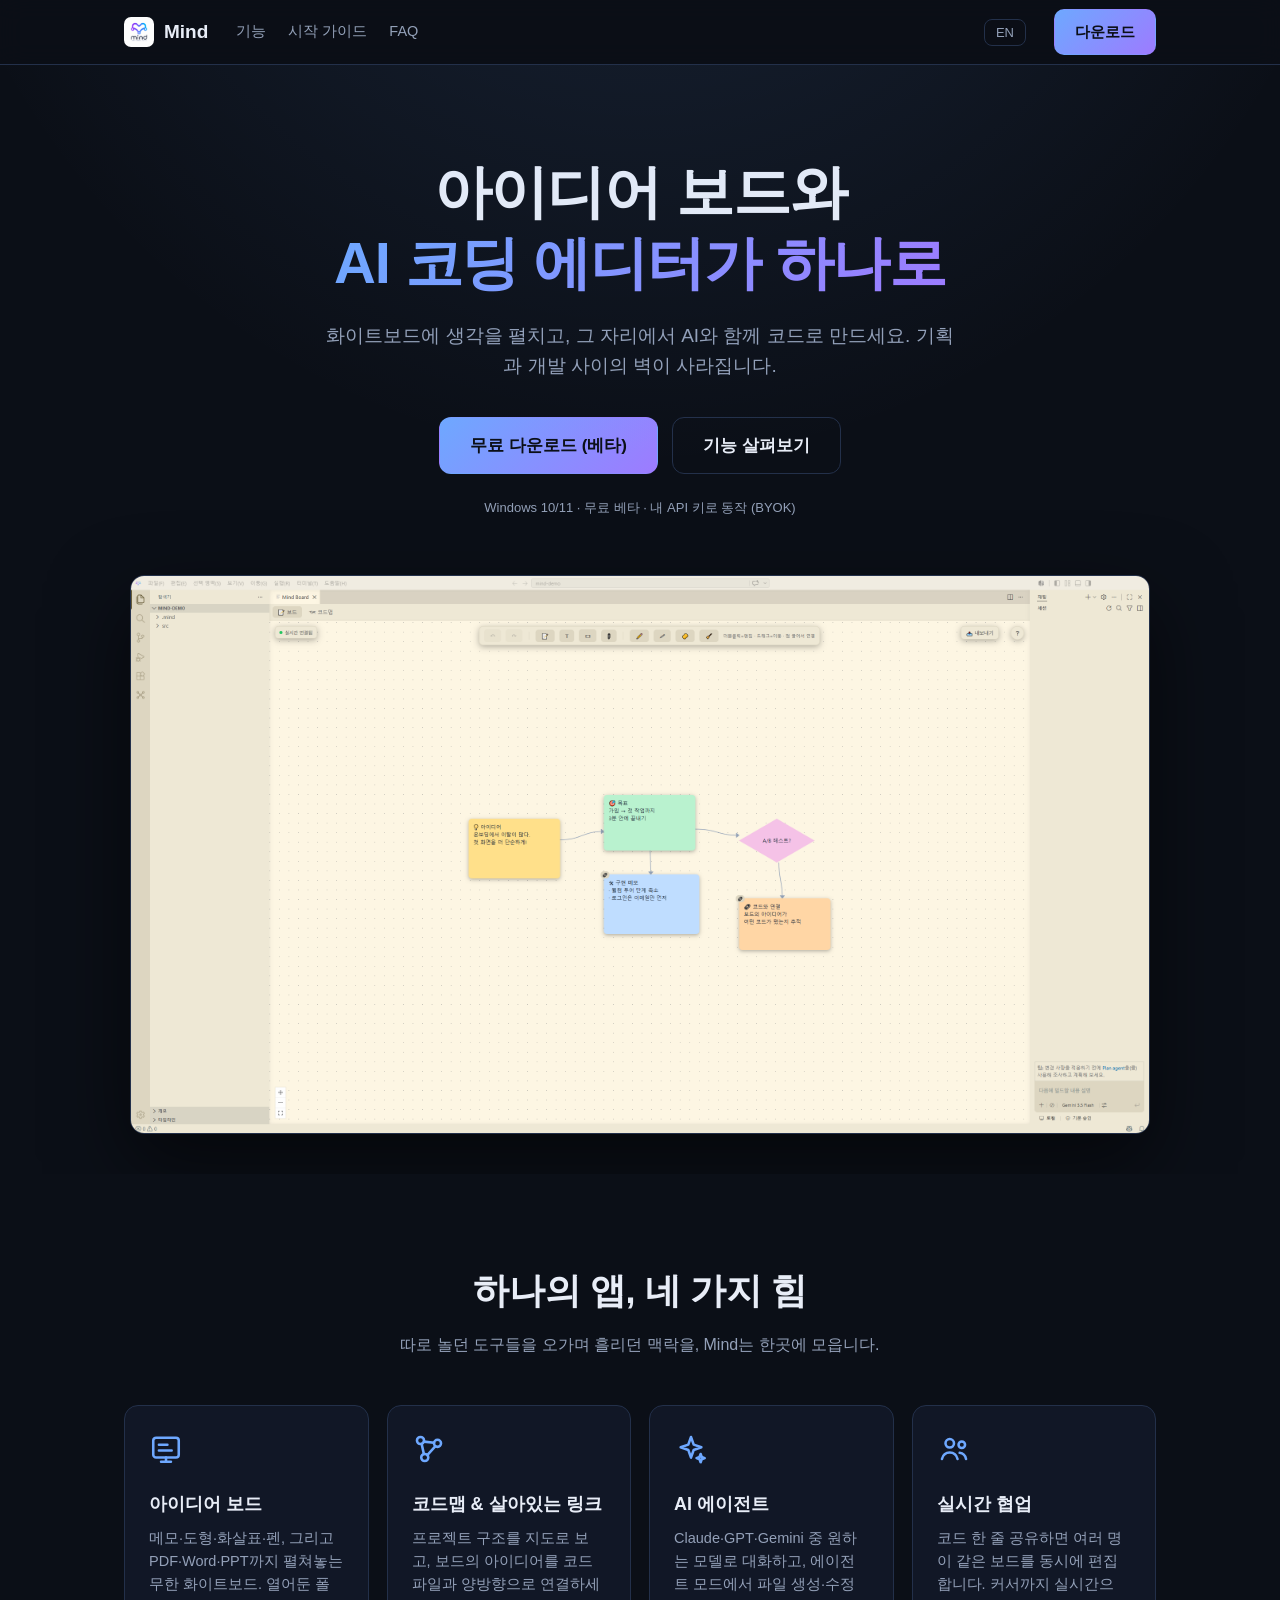
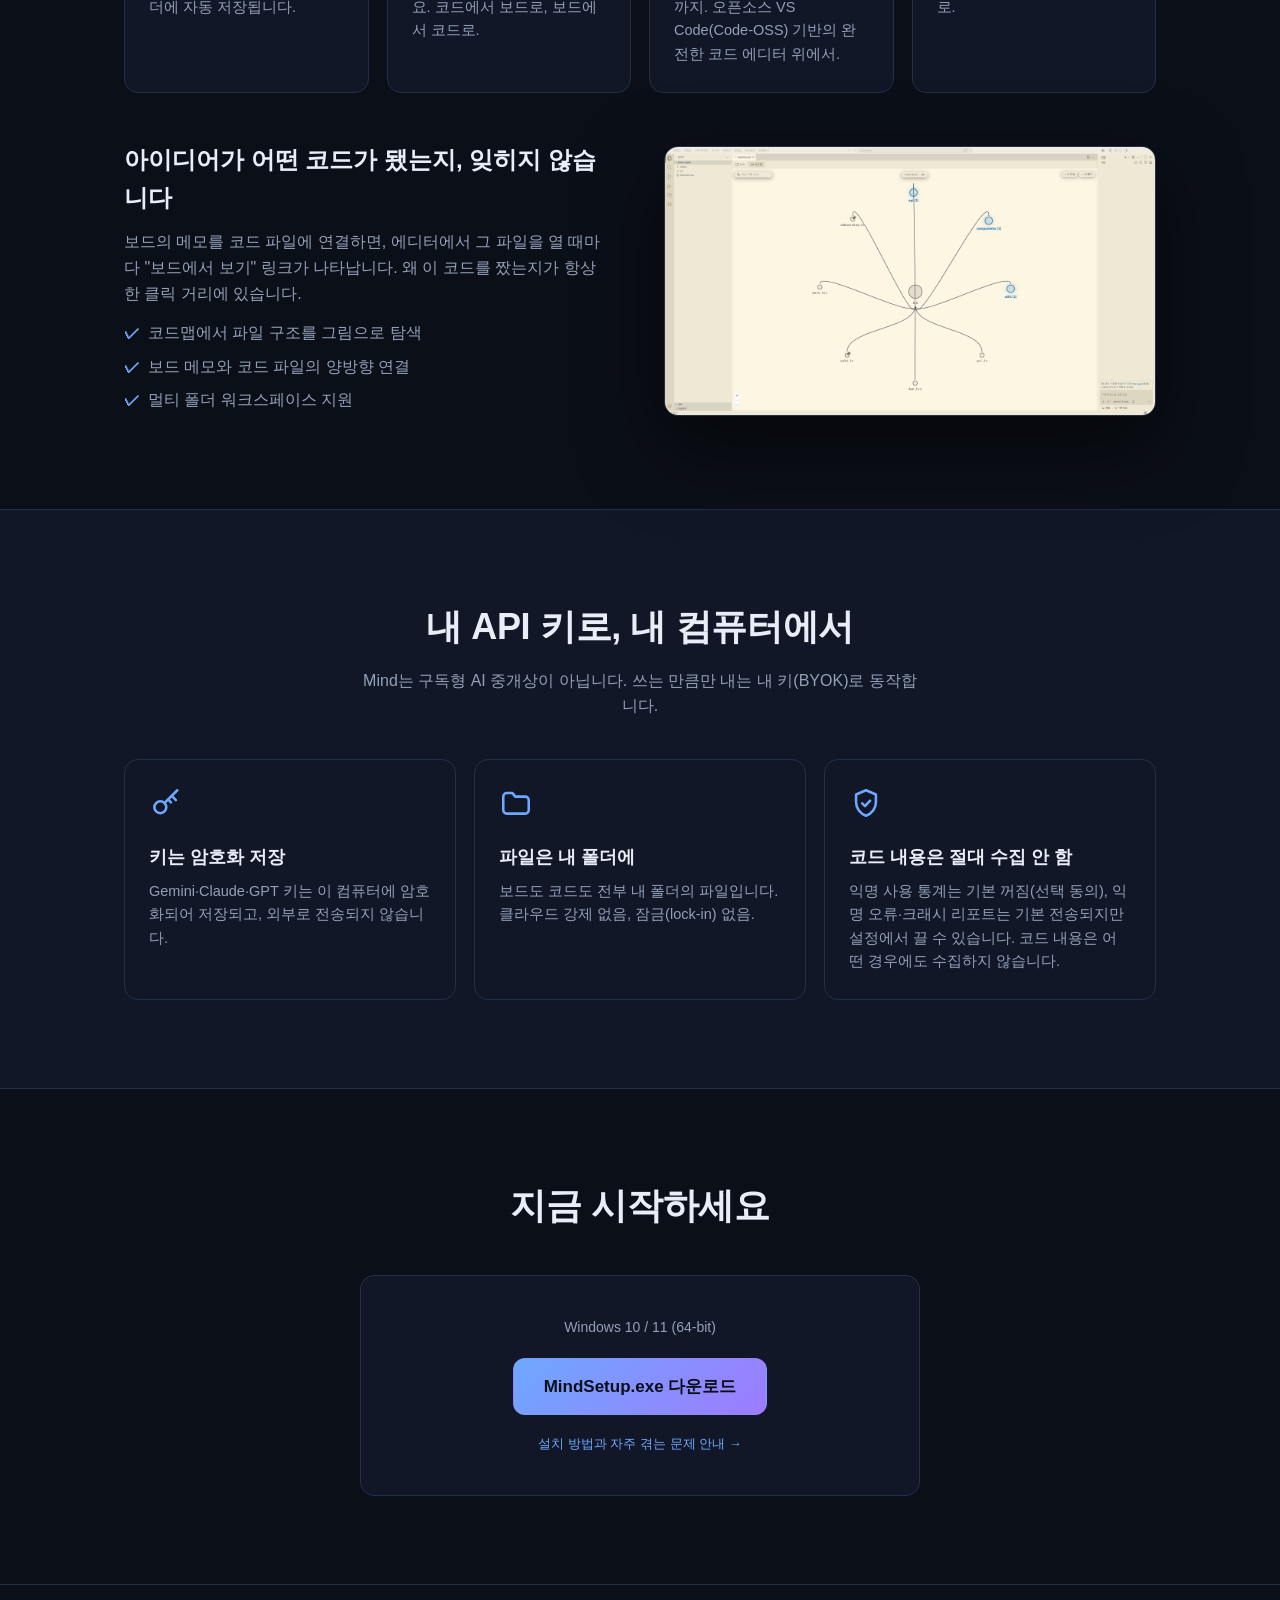
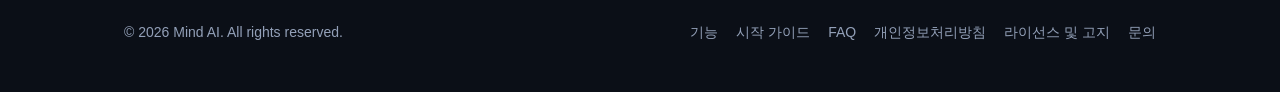
<file: index.html>
<!doctype html>
<html lang="ko">
<head>
  <meta charset="utf-8" />
  <meta name="viewport" content="width=device-width, initial-scale=1.0" />
  <title>Mind — 아이디어 보드와 AI 코딩 에디터가 하나로</title>
  <meta name="description" content="화이트보드에 아이디어를 펼치고, 그 자리에서 AI와 함께 코드로 만드세요. 보드·코드맵·AI 에이전트가 하나의 앱에." />
  <link rel="icon" href="assets/logo.png" />
  <link rel="stylesheet" href="style.css" />
</head>
<body>

<nav>
  <div class="container nav-inner">
    <a class="brand" href="index.html"><img src="assets/logo.png" alt="Mind" /><span>Mind</span></a>
    <div class="nav-links">
      <a href="features.html" data-i18n="nav.features">기능</a>
      <a href="guide.html" data-i18n="nav.guide">시작 가이드</a>
      <a href="faq.html">FAQ</a>
    </div>
    <div class="nav-spacer"></div>
    <button class="lang-btn" id="langBtn" onclick="toggleLang()">EN</button>
    <a class="btn btn-primary" href="download.html" data-i18n="nav.download">다운로드</a>
  </div>
</nav>

<header class="hero">
  <div class="container">
    <h1><span data-i18n="hero.line1">아이디어 보드와</span><br /><span class="grad" data-i18n="hero.line2">AI 코딩 에디터가 하나로</span></h1>
    <p class="sub" data-i18n="hero.sub">화이트보드에 생각을 펼치고, 그 자리에서 AI와 함께 코드로 만드세요.
기획과 개발 사이의 벽이 사라집니다.</p>
    <div class="cta">
      <a class="btn btn-primary btn-lg" href="download.html" data-i18n="hero.cta">무료 다운로드 (베타)</a>
      <a class="btn btn-ghost btn-lg" href="features.html" data-i18n="hero.more">기능 살펴보기</a>
      <div class="note" data-i18n="hero.note">Windows 10/11 · 무료 베타 · 내 API 키로 동작 (BYOK)</div>
    </div>
    <div class="shot-frame"><img src="assets/screenshot-board.png" alt="Mind 보드 화면" /></div>
  </div>
</header>

<section id="features">
  <div class="container">
    <h2 class="section-title" data-i18n="ft.title">하나의 앱, 네 가지 힘</h2>
    <p class="section-sub" data-i18n="ft.sub">따로 놀던 도구들을 오가며 흘리던 맥락을, Mind는 한곳에 모읍니다.</p>
    <div class="features">
      <div class="card">
        <svg class="icon-svg" viewBox="0 0 24 24"><rect x="3" y="4" width="18" height="14" rx="2"/><path d="M7 9h6M7 13h9M12 18v3M8.5 21h7"/></svg>
        <h3 data-i18n="ft.board.t">아이디어 보드</h3>
        <p data-i18n="ft.board.d">메모·도형·화살표·펜, 그리고 PDF·Word·PPT까지 펼쳐놓는 무한 화이트보드. 열어둔 폴더에 자동 저장됩니다.</p>
      </div>
      <div class="card">
        <svg class="icon-svg" viewBox="0 0 24 24"><circle cx="6" cy="6" r="2.5"/><circle cx="18" cy="8" r="2.5"/><circle cx="9" cy="18" r="2.5"/><path d="M8.4 6.8l7.2.8M6.8 8.4l1.6 7.2M16.4 10.1l-5.6 6.2"/></svg>
        <h3 data-i18n="ft.map.t">코드맵 &amp; 살아있는 링크</h3>
        <p data-i18n="ft.map.d">프로젝트 구조를 지도로 보고, 보드의 아이디어를 코드 파일과 양방향으로 연결하세요. 코드에서 보드로, 보드에서 코드로.</p>
      </div>
      <div class="card">
        <svg class="icon-svg" viewBox="0 0 24 24"><path d="M12 3.5l1.9 5.4 5.4 1.9-5.4 1.9-1.9 5.4-1.9-5.4-5.4-1.9 5.4-1.9z"/><path d="M18.8 15.5l.8 2.1 2.1.8-2.1.8-.8 2.1-.8-2.1-2.1-.8 2.1-.8z"/></svg>
        <h3 data-i18n="ft.ai.t">AI 에이전트</h3>
        <p data-i18n="ft.ai.d">Claude·GPT·Gemini 중 원하는 모델로 대화하고, 에이전트 모드에서 파일 생성·수정까지. 오픈소스 VS Code(Code-OSS) 기반의 완전한 코드 에디터 위에서.</p>
      </div>
      <div class="card">
        <svg class="icon-svg" viewBox="0 0 24 24"><circle cx="9" cy="8" r="3"/><path d="M3.5 19c.7-3 2.9-4.6 5.5-4.6s4.8 1.6 5.5 4.6"/><circle cx="17.5" cy="9" r="2.3"/><path d="M16 14.7c2.2.3 3.9 1.7 4.5 4.3"/></svg>
        <h3 data-i18n="ft.collab.t">실시간 협업</h3>
        <p data-i18n="ft.collab.d">코드 한 줄 공유하면 여러 명이 같은 보드를 동시에 편집합니다. 커서까지 실시간으로.</p>
      </div>
    </div>

    <div class="split">
      <div>
        <h3 data-i18n="map.t">아이디어가 어떤 코드가 됐는지, 잊히지 않습니다</h3>
        <p data-i18n="map.d">보드의 메모를 코드 파일에 연결하면, 에디터에서 그 파일을 열 때마다 "보드에서 보기" 링크가 나타납니다. 왜 이 코드를 짰는지가 항상 한 클릭 거리에 있습니다.</p>
        <ul>
          <li data-i18n="map.l1">코드맵에서 파일 구조를 그림으로 탐색</li>
          <li data-i18n="map.l2">보드 메모와 코드 파일의 양방향 연결</li>
          <li data-i18n="map.l3">멀티 폴더 워크스페이스 지원</li>
        </ul>
      </div>
      <div class="shot-frame"><img src="assets/screenshot-codemap.png" alt="Mind 코드맵 화면" /></div>
    </div>
  </div>
</section>

<section class="byok" id="byok">
  <div class="container">
    <h2 class="section-title" data-i18n="byok.title">내 API 키로, 내 컴퓨터에서</h2>
    <p class="section-sub" data-i18n="byok.sub">Mind는 구독형 AI 중개상이 아닙니다. 쓰는 만큼만 내는 내 키(BYOK)로 동작합니다.</p>
    <div class="byok-grid">
      <div class="card">
        <svg class="icon-svg" viewBox="0 0 24 24"><circle cx="8" cy="15" r="4.2"/><path d="M11.2 11.8L20 3M16 7l3 3M13.5 9.5l2 2"/></svg>
        <h3 data-i18n="byok.k.t">키는 암호화 저장</h3><p data-i18n="byok.k.d">Gemini·Claude·GPT 키는 이 컴퓨터에 암호화되어 저장되고, 외부로 전송되지 않습니다.</p>
      </div>
      <div class="card">
        <svg class="icon-svg" viewBox="0 0 24 24"><path d="M3 7.5A2.5 2.5 0 0 1 5.5 5h4l2 2.5h7A2.5 2.5 0 0 1 21 10v7a2.5 2.5 0 0 1-2.5 2.5h-13A2.5 2.5 0 0 1 3 17z"/></svg>
        <h3 data-i18n="byok.f.t">파일은 내 폴더에</h3><p data-i18n="byok.f.d">보드도 코드도 전부 내 폴더의 파일입니다. 클라우드 강제 없음, 잠금(lock-in) 없음.</p>
      </div>
      <div class="card">
        <svg class="icon-svg" viewBox="0 0 24 24"><path d="M12 3l7 3v5.5c0 4.3-2.9 8-7 9.5-4.1-1.5-7-5.2-7-9.5V6z"/><path d="M9.3 12.2l2 2 3.6-3.8"/></svg>
        <h3 data-i18n="byok.p.t">코드 내용은 절대 수집 안 함</h3><p data-i18n="byok.p.d">익명 사용 통계는 기본 꺼짐(선택 동의), 익명 오류·크래시 리포트는 기본 전송되지만 설정에서 끌 수 있습니다. 코드 내용은 어떤 경우에도 수집하지 않습니다.</p>
      </div>
    </div>
  </div>
</section>

<section id="download">
  <div class="container" style="text-align:center">
    <h2 class="section-title" data-i18n="dl.title">지금 시작하세요</h2>
    <div class="dl-box">
      <div class="os">Windows 10 / 11 (64-bit)</div>
      <a class="btn btn-primary btn-lg" href="https://github.com/kehddus0303/mind-releases/releases/latest/download/MindSetup.exe" data-i18n="dl.btn">MindSetup.exe 다운로드</a>
      <p class="dl-note"><a href="download.html" style="color:var(--accent)" data-i18n="dl.help">설치 방법과 자주 겪는 문제 안내 →</a></p>
    </div>
  </div>
</section>

<footer>
  <div class="container foot-inner">
    <span>© 2026 Mind AI. All rights reserved.</span>
    <div class="foot-links">
      <a href="features.html" data-i18n="nav.features">기능</a>
      <a href="guide.html" data-i18n="nav.guide">시작 가이드</a>
      <a href="faq.html">FAQ</a>
      <a href="privacy.html" data-i18n="foot.privacy">개인정보처리방침</a>
      <a href="notices.html" data-i18n="foot.notices">라이선스 및 고지</a>
      <a href="mailto:kehddus0303@gmail.com" data-i18n="foot.contact">문의</a>
    </div>
  </div>
</footer>

<script>
const I18N = {
  en: {
    "nav.features": "Features", "nav.guide": "Get Started", "nav.download": "Download",
    "hero.line1": "An idea board and", "hero.line2": "an AI code editor, in one",
    "hero.sub": "Spread your thinking on a whiteboard, then turn it into code with AI — in the same app. The wall between planning and building disappears.",
    "hero.cta": "Free Download (Beta)", "hero.more": "See features",
    "hero.note": "Windows 10/11 · Free beta · Runs on your own API keys (BYOK)",
    "ft.title": "One app, four superpowers",
    "ft.sub": "The context you used to lose between separate tools — Mind keeps it in one place.",
    "ft.board.t": "Idea board", "ft.board.d": "An infinite whiteboard for notes, shapes, arrows, pen — and PDF, Word, PPT. Auto-saved into the folder you have open.",
    "ft.map.t": "Code map & living links", "ft.map.d": "See your project as a map and link board ideas to code files, both ways. From code to board, board to code.",
    "ft.ai.t": "AI agent", "ft.ai.d": "Chat with Claude, GPT, or Gemini and let agent mode create and edit files — on top of a full open-source VS Code (Code-OSS) editor.",
    "ft.collab.t": "Realtime collaboration", "ft.collab.d": "Share one code and edit the same board together, cursors and all.",
    "map.t": "Never forget which code an idea became",
    "map.d": "Link a board note to a code file, and every time you open that file the editor shows a \"View on board\" link. The why behind your code stays one click away.",
    "map.l1": "Explore your file structure as a diagram",
    "map.l2": "Two-way links between notes and files",
    "map.l3": "Multi-folder workspace support",
    "byok.title": "Your keys, your computer",
    "byok.sub": "Mind isn't an AI subscription middleman. It runs on your own pay-as-you-go keys.",
    "byok.k.t": "Keys stored encrypted", "byok.k.d": "Your Gemini, Claude, and GPT keys are encrypted on this computer and never sent anywhere else.",
    "byok.f.t": "Files stay in your folder", "byok.f.d": "Boards and code are plain files in your folder. No forced cloud, no lock-in.",
    "byok.p.t": "Your code is never collected", "byok.p.d": "Anonymous usage stats are opt-in; anonymous error & crash reports are on by default but can be turned off in settings. Your code contents are never collected.",
    "dl.title": "Get started now",
    "dl.btn": "Download MindSetup.exe",
    "dl.help": "Installation guide and troubleshooting →",
    "foot.privacy": "Privacy Policy", "foot.notices": "Licenses & Notices", "foot.contact": "Contact"
  }
};
const KO = {};
document.querySelectorAll("[data-i18n]").forEach((el) => { KO[el.dataset.i18n] = el.textContent; });
let lang = localStorage.getItem("mind-site-lang") || "ko";
function applyLang() {
  document.querySelectorAll("[data-i18n]").forEach((el) => {
    const v = lang === "en" ? I18N.en[el.dataset.i18n] : KO[el.dataset.i18n];
    if (v) el.textContent = v;
  });
  document.documentElement.lang = lang;
  document.getElementById("langBtn").textContent = lang === "en" ? "한국어" : "EN";
  localStorage.setItem("mind-site-lang", lang);
}
function toggleLang() { lang = lang === "ko" ? "en" : "ko"; applyLang(); }
if (lang === "en") applyLang();
</script>
</body>
</html>
</file>
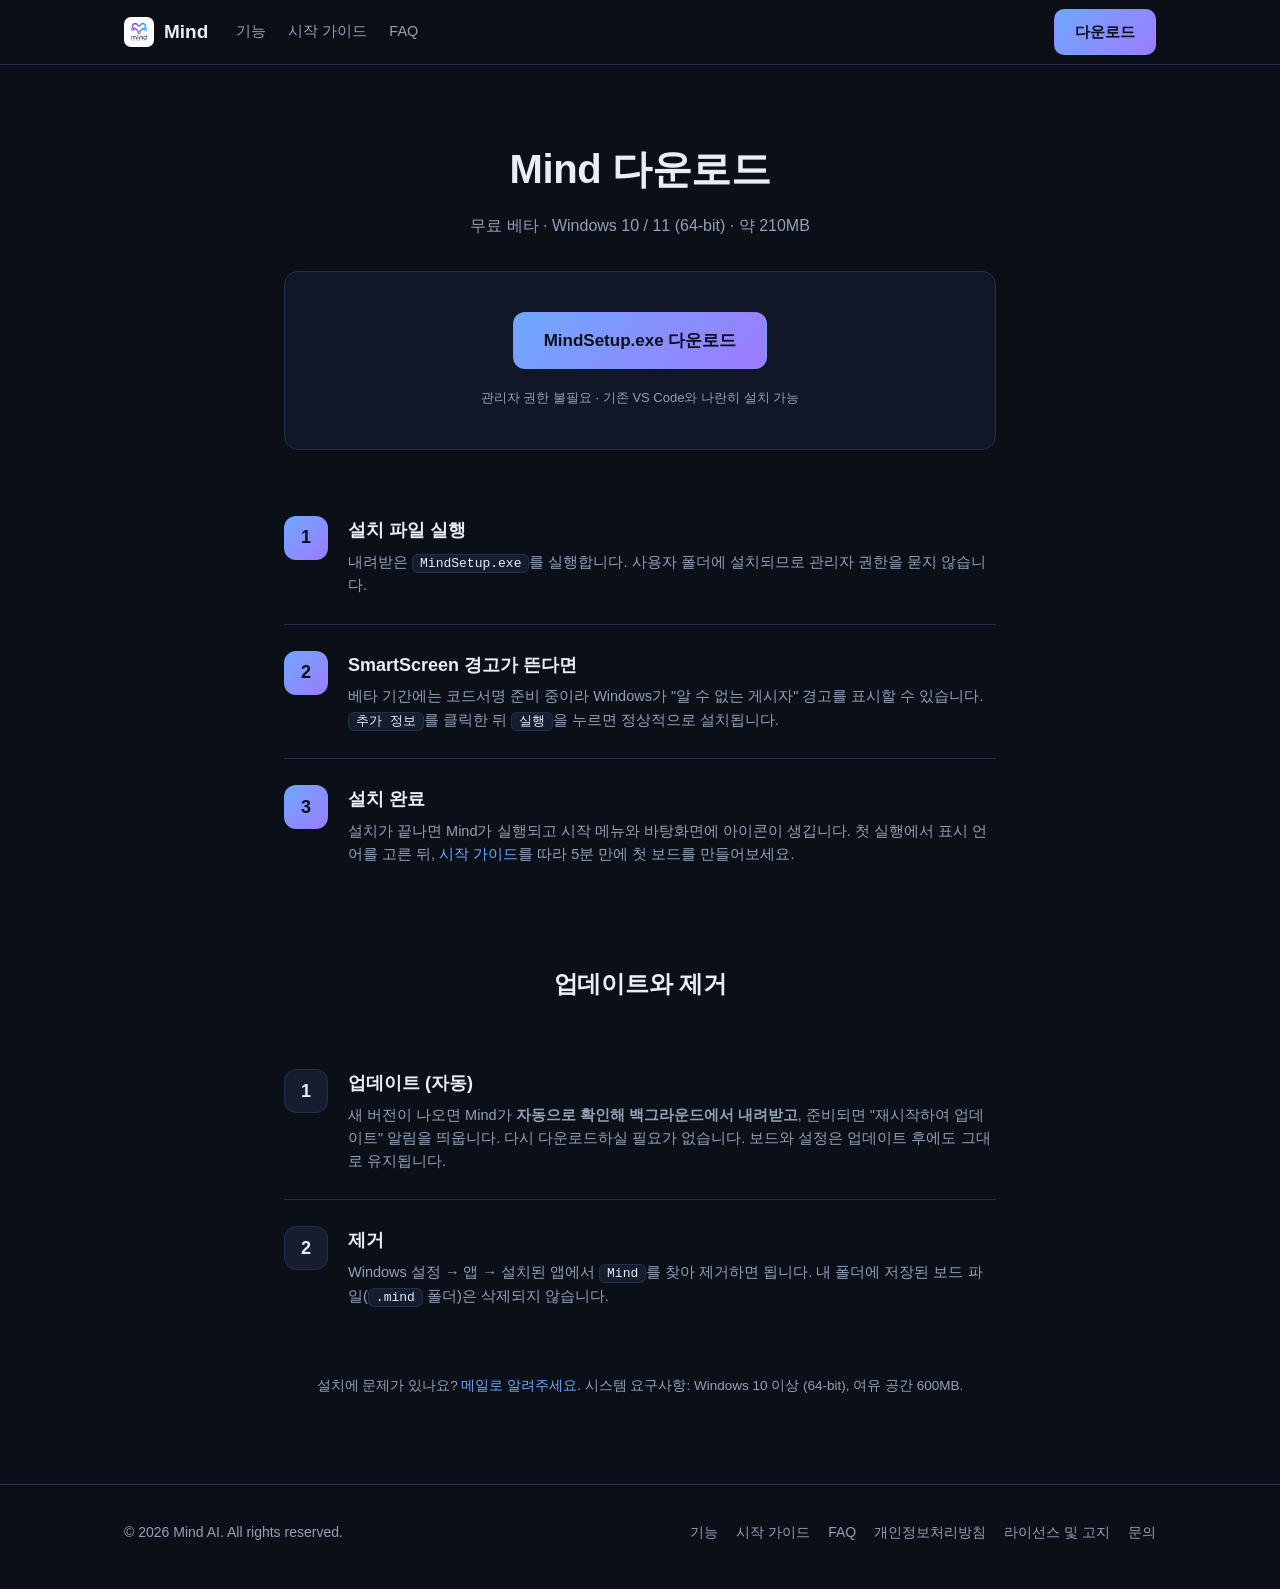
<file: download.html>
<!doctype html>
<html lang="ko">
<head>
  <meta charset="utf-8" />
  <meta name="viewport" content="width=device-width, initial-scale=1.0" />
  <title>다운로드 — Mind</title>
  <link rel="icon" href="assets/logo.png" />
  <link rel="stylesheet" href="style.css" />
</head>
<body>

<nav>
  <div class="container nav-inner">
    <a class="brand" href="index.html"><img src="assets/logo.png" alt="Mind" /><span>Mind</span></a>
    <div class="nav-links">
      <a href="features.html">기능</a>
      <a href="guide.html">시작 가이드</a>
      <a href="faq.html">FAQ</a>
    </div>
    <div class="nav-spacer"></div>
    <a class="btn btn-primary" href="download.html">다운로드</a>
  </div>
</nav>

<header class="page-hero">
  <div class="container">
    <h1>Mind 다운로드</h1>
    <p>무료 베타 · Windows 10 / 11 (64-bit) · 약 210MB</p>
  </div>
</header>

<div class="container" style="max-width: 760px; padding-bottom: 88px">

  <div class="dl-box" style="margin-top: 12px; max-width: none; text-align: center">
    <a class="btn btn-primary btn-lg" href="https://github.com/kehddus0303/mind-releases/releases/latest/download/MindSetup.exe">MindSetup.exe 다운로드</a>
    <p class="dl-note">관리자 권한 불필요 · 기존 VS Code와 나란히 설치 가능</p>
  </div>

  <div class="steps">
    <div class="step">
      <div class="num"></div>
      <div>
        <h3>설치 파일 실행</h3>
        <p>내려받은 <code>MindSetup.exe</code>를 실행합니다. 사용자 폴더에 설치되므로
        관리자 권한을 묻지 않습니다.</p>
      </div>
    </div>
    <div class="step">
      <div class="num"></div>
      <div>
        <h3>SmartScreen 경고가 뜬다면</h3>
        <p>베타 기간에는 코드서명 준비 중이라 Windows가 "알 수 없는 게시자" 경고를 표시할 수 있습니다.
        <code>추가 정보</code>를 클릭한 뒤 <code>실행</code>을 누르면 정상적으로 설치됩니다.</p>
      </div>
    </div>
    <div class="step">
      <div class="num"></div>
      <div>
        <h3>설치 완료</h3>
        <p>설치가 끝나면 Mind가 실행되고 시작 메뉴와 바탕화면에 아이콘이 생깁니다.
        첫 실행에서 표시 언어를 고른 뒤, <a href="guide.html" style="color:var(--accent)">시작 가이드</a>를 따라
        5분 만에 첫 보드를 만들어보세요.</p>
      </div>
    </div>
  </div>

  <h2 class="section-title" style="margin-top: 72px; font-size: 24px">업데이트와 제거</h2>
  <div class="steps">
    <div class="step">
      <div class="num" style="background: var(--panel); color: var(--text); border: 1px solid var(--line)"></div>
      <div>
        <h3>업데이트 (자동)</h3>
        <p>새 버전이 나오면 Mind가 <b>자동으로 확인해 백그라운드에서 내려받고</b>,
        준비되면 "재시작하여 업데이트" 알림을 띄웁니다. 다시 다운로드하실 필요가 없습니다.
        보드와 설정은 업데이트 후에도 그대로 유지됩니다.</p>
      </div>
    </div>
    <div class="step">
      <div class="num" style="background: var(--panel); color: var(--text); border: 1px solid var(--line)"></div>
      <div>
        <h3>제거</h3>
        <p>Windows 설정 → 앱 → 설치된 앱에서 <code>Mind</code>를 찾아 제거하면 됩니다.
        내 폴더에 저장된 보드 파일(<code>.mind</code> 폴더)은 삭제되지 않습니다.</p>
      </div>
    </div>
  </div>

  <p style="color: var(--muted); font-size: 13.5px; margin-top: 40px; text-align: center">
    설치에 문제가 있나요? <a href="mailto:kehddus0303@gmail.com" style="color:var(--accent)">메일로 알려주세요</a>.
    시스템 요구사항: Windows 10 이상 (64-bit), 여유 공간 600MB.
  </p>
</div>

<footer>
  <div class="container foot-inner">
    <span>© 2026 Mind AI. All rights reserved.</span>
    <div class="foot-links">
      <a href="features.html">기능</a>
      <a href="guide.html">시작 가이드</a>
      <a href="faq.html">FAQ</a>
      <a href="privacy.html">개인정보처리방침</a>
      <a href="notices.html">라이선스 및 고지</a>
      <a href="mailto:kehddus0303@gmail.com">문의</a>
    </div>
  </div>
</footer>
</body>
</html>
</file>
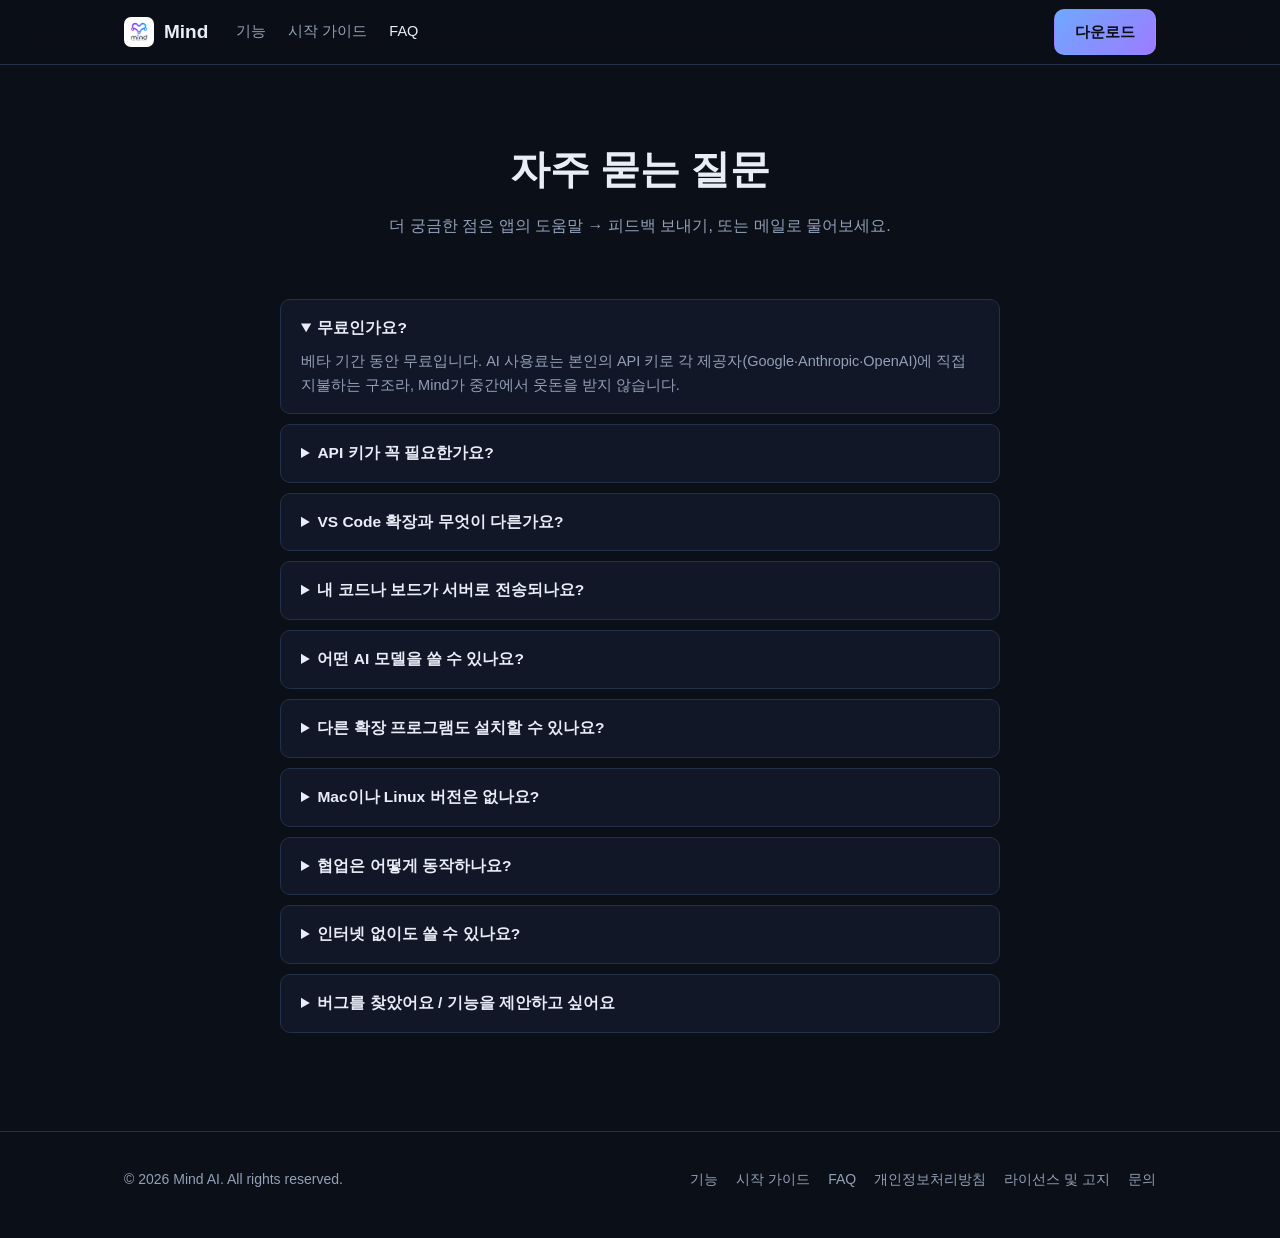
<file: faq.html>
<!doctype html>
<html lang="ko">
<head>
  <meta charset="utf-8" />
  <meta name="viewport" content="width=device-width, initial-scale=1.0" />
  <title>FAQ — Mind</title>
  <link rel="icon" href="assets/logo.png" />
  <link rel="stylesheet" href="style.css" />
</head>
<body>

<nav>
  <div class="container nav-inner">
    <a class="brand" href="index.html"><img src="assets/logo.png" alt="Mind" /><span>Mind</span></a>
    <div class="nav-links">
      <a href="features.html">기능</a>
      <a href="guide.html">시작 가이드</a>
      <a href="faq.html" style="color:var(--text)">FAQ</a>
    </div>
    <div class="nav-spacer"></div>
    <a class="btn btn-primary" href="download.html">다운로드</a>
  </div>
</nav>

<header class="page-hero">
  <div class="container">
    <h1>자주 묻는 질문</h1>
    <p>더 궁금한 점은 앱의 도움말 → 피드백 보내기, 또는 메일로 물어보세요.</p>
  </div>
</header>

<div class="container" style="padding-bottom: 88px">
  <div class="faq">

    <details open>
      <summary>무료인가요?</summary>
      <p>베타 기간 동안 무료입니다. AI 사용료는 본인의 API 키로 각 제공자(Google·Anthropic·OpenAI)에
      직접 지불하는 구조라, Mind가 중간에서 웃돈을 받지 않습니다.</p>
    </details>

    <details>
      <summary>API 키가 꼭 필요한가요?</summary>
      <p>AI 기능(채팅·에이전트)에만 필요합니다. 보드·코드맵·에디터·협업은 키 없이 전부 사용할 수 있습니다.
      Google AI Studio에서 Gemini 키를 무료로 시작할 수 있어요.</p>
    </details>

    <details>
      <summary>VS Code 확장과 무엇이 다른가요?</summary>
      <p>Mind는 확장이 아니라 VS Code 오픈소스를 기반으로 만든 독립 앱입니다. 보드가 첫 화면이고,
      아이디어와 코드의 연결이 제품의 중심입니다. 기존 VS Code와 나란히 설치해도 서로 간섭하지 않습니다.</p>
    </details>

    <details>
      <summary>내 코드나 보드가 서버로 전송되나요?</summary>
      <p>아니요. 파일은 내 컴퓨터에만 있습니다. AI에게 보내는 내용은 내 키로 해당 AI 제공자에게 직접
      전송되고, 실시간 협업을 켠 보드만 동기화 서버를 경유합니다. 익명 사용 통계는 동의한 경우에만(opt-in)
      수집되고, 익명 오류·크래시 리포트는 기본으로 전송되지만 설정에서 끌 수 있습니다. 코드 내용은 어떤 경우에도 수집하지 않습니다. 자세한 내용은
      <a href="privacy.html" style="color:var(--accent)">개인정보처리방침</a>을 참고하세요.</p>
    </details>

    <details>
      <summary>어떤 AI 모델을 쓸 수 있나요?</summary>
      <p>Anthropic Claude, OpenAI GPT, Google Gemini 계열 6개 모델을 지원하며, 채팅 하단의
      모델 선택기에서 언제든 전환할 수 있습니다. 키를 등록한 모델만 활성화됩니다.</p>
    </details>

    <details>
      <summary>다른 확장 프로그램도 설치할 수 있나요?</summary>
      <p>네. 오픈 마켓플레이스(Open VSX)가 연결되어 있어 테마, 언어팩, 각종 개발 도구 확장을
      확장 탭에서 검색해 설치할 수 있습니다.</p>
    </details>

    <details>
      <summary>Mac이나 Linux 버전은 없나요?</summary>
      <p>현재 베타는 Windows 10/11(64-bit)만 지원합니다. Mac·Linux는 수요를 보며 검토 중입니다 —
      원하신다면 앱의 피드백 기능으로 알려주세요. 우선순위를 정하는 데 큰 도움이 됩니다.</p>
    </details>

    <details>
      <summary>협업은 어떻게 동작하나요?</summary>
      <p>보드 좌상단 상태 칩에서 공유 코드를 복사해 전달하면, 상대가 자기 Mind에서 그 코드로 참여합니다.
      변경 사항은 충돌 없이 실시간 병합되고(CRDT 방식), 연결이 끊겨도 각자 작업한 뒤 다시 만나면 합쳐집니다.</p>
    </details>

    <details>
      <summary>인터넷 없이도 쓸 수 있나요?</summary>
      <p>보드·코드맵·에디터는 완전히 오프라인으로 동작합니다. AI 기능과 실시간 협업, 확장 설치만
      인터넷이 필요합니다.</p>
    </details>

    <details>
      <summary>버그를 찾았어요 / 기능을 제안하고 싶어요</summary>
      <p>앱 메뉴의 도움말 → 피드백 보내기가 가장 빠릅니다. 분류를 고르고 내용을 적으면 바로 전달됩니다.
      답변이 필요하면 이메일을 남겨주세요. 메일(<a href="mailto:kehddus0303@gmail.com" style="color:var(--accent)">kehddus0303@gmail.com</a>)도 열려 있습니다.</p>
    </details>

  </div>
</div>

<footer>
  <div class="container foot-inner">
    <span>© 2026 Mind AI. All rights reserved.</span>
    <div class="foot-links">
      <a href="features.html">기능</a>
      <a href="guide.html">시작 가이드</a>
      <a href="faq.html">FAQ</a>
      <a href="privacy.html">개인정보처리방침</a>
      <a href="notices.html">라이선스 및 고지</a>
      <a href="mailto:kehddus0303@gmail.com">문의</a>
    </div>
  </div>
</footer>
</body>
</html>
</file>
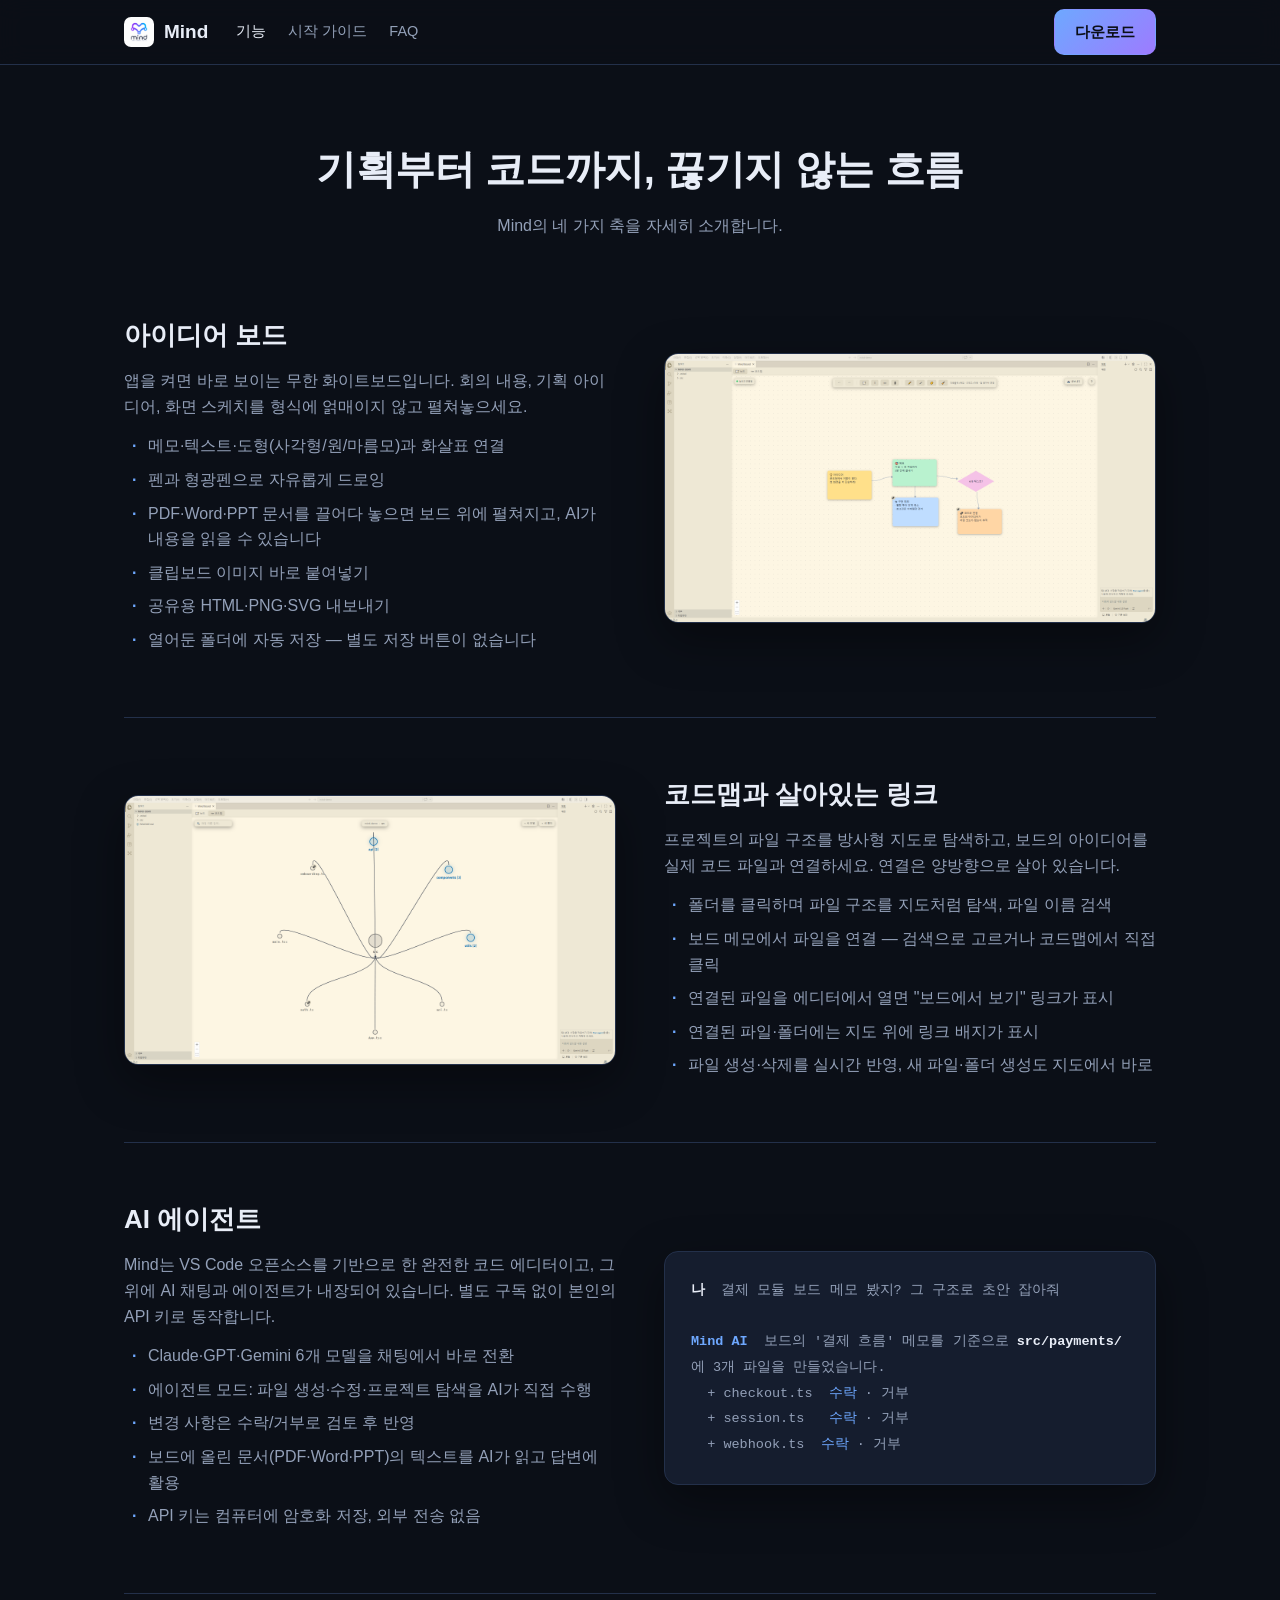
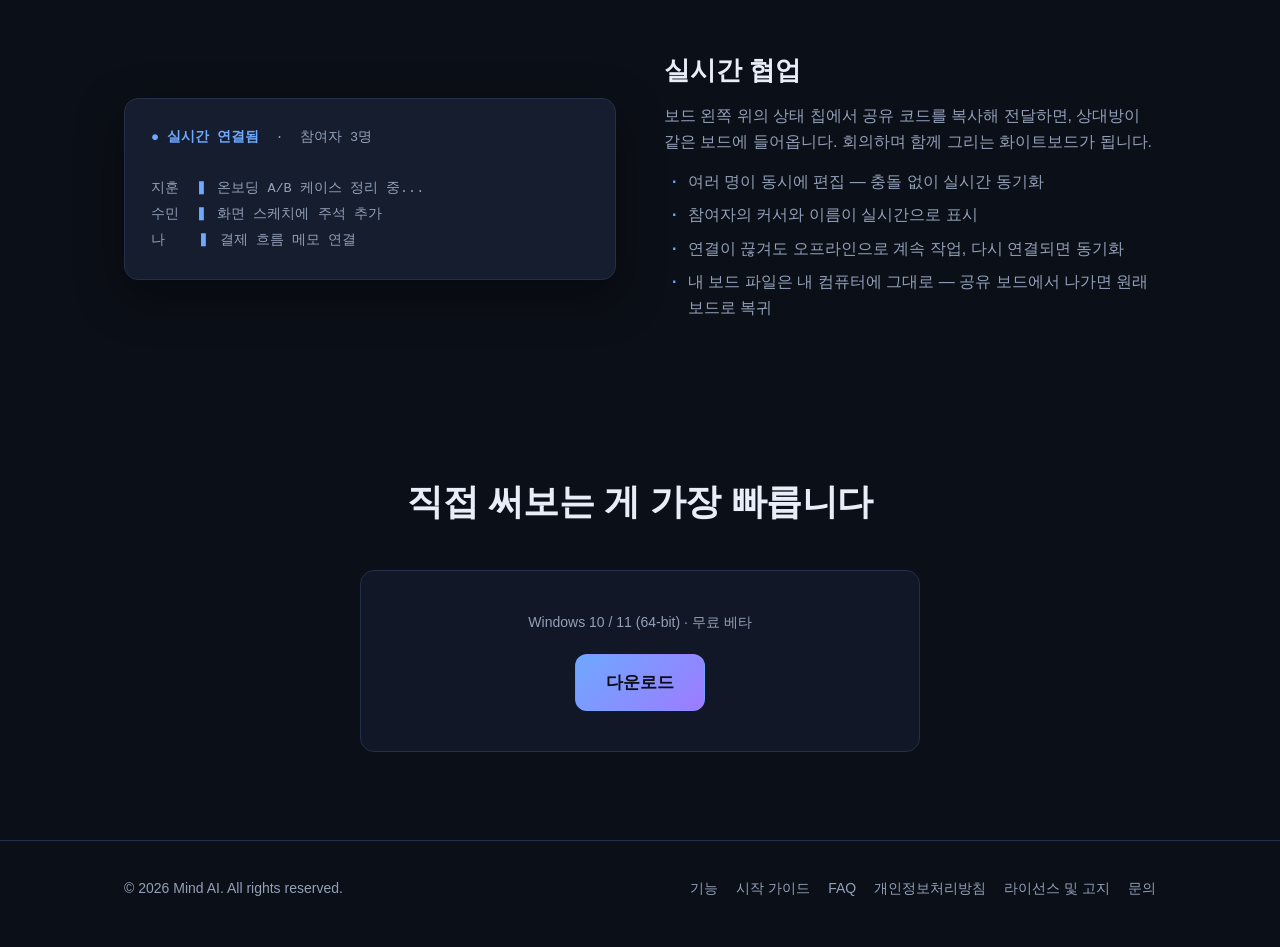
<file: features.html>
<!doctype html>
<html lang="ko">
<head>
  <meta charset="utf-8" />
  <meta name="viewport" content="width=device-width, initial-scale=1.0" />
  <title>기능 — Mind</title>
  <meta name="description" content="아이디어 보드, 코드맵과 살아있는 링크, AI 에이전트, 실시간 협업 — Mind의 기능을 자세히 살펴보세요." />
  <link rel="icon" href="assets/logo.png" />
  <link rel="stylesheet" href="style.css" />
</head>
<body>

<nav>
  <div class="container nav-inner">
    <a class="brand" href="index.html"><img src="assets/logo.png" alt="Mind" /><span>Mind</span></a>
    <div class="nav-links">
      <a href="features.html" style="color:var(--text)">기능</a>
      <a href="guide.html">시작 가이드</a>
      <a href="faq.html">FAQ</a>
    </div>
    <div class="nav-spacer"></div>
    <a class="btn btn-primary" href="download.html">다운로드</a>
  </div>
</nav>

<header class="page-hero">
  <div class="container">
    <h1>기획부터 코드까지, 끊기지 않는 흐름</h1>
    <p>Mind의 네 가지 축을 자세히 소개합니다.</p>
  </div>
</header>

<div class="container">

  <div class="detail">
    <div>
      <h2>아이디어 보드</h2>
      <p>앱을 켜면 바로 보이는 무한 화이트보드입니다. 회의 내용, 기획 아이디어, 화면 스케치를
      형식에 얽매이지 않고 펼쳐놓으세요.</p>
      <ul>
        <li>메모·텍스트·도형(사각형/원/마름모)과 화살표 연결</li>
        <li>펜과 형광펜으로 자유롭게 드로잉</li>
        <li>PDF·Word·PPT 문서를 끌어다 놓으면 보드 위에 펼쳐지고, AI가 내용을 읽을 수 있습니다</li>
        <li>클립보드 이미지 바로 붙여넣기</li>
        <li>공유용 HTML·PNG·SVG 내보내기</li>
        <li>열어둔 폴더에 자동 저장 — 별도 저장 버튼이 없습니다</li>
      </ul>
    </div>
    <div class="media"><img src="assets/screenshot-board.png" alt="아이디어 보드" /></div>
  </div>

  <div class="detail flip">
    <div>
      <h2>코드맵과 살아있는 링크</h2>
      <p>프로젝트의 파일 구조를 방사형 지도로 탐색하고, 보드의 아이디어를 실제 코드 파일과
      연결하세요. 연결은 양방향으로 살아 있습니다.</p>
      <ul>
        <li>폴더를 클릭하며 파일 구조를 지도처럼 탐색, 파일 이름 검색</li>
        <li>보드 메모에서 파일을 연결 — 검색으로 고르거나 코드맵에서 직접 클릭</li>
        <li>연결된 파일을 에디터에서 열면 "보드에서 보기" 링크가 표시</li>
        <li>연결된 파일·폴더에는 지도 위에 링크 배지가 표시</li>
        <li>파일 생성·삭제를 실시간 반영, 새 파일·폴더 생성도 지도에서 바로</li>
      </ul>
    </div>
    <div class="media"><img src="assets/screenshot-codemap.png" alt="코드맵" /></div>
  </div>

  <div class="detail">
    <div>
      <h2>AI 에이전트</h2>
      <p>Mind는 VS Code 오픈소스를 기반으로 한 완전한 코드 에디터이고, 그 위에 AI 채팅과
      에이전트가 내장되어 있습니다. 별도 구독 없이 본인의 API 키로 동작합니다.</p>
      <ul>
        <li>Claude·GPT·Gemini 6개 모델을 채팅에서 바로 전환</li>
        <li>에이전트 모드: 파일 생성·수정·프로젝트 탐색을 AI가 직접 수행</li>
        <li>변경 사항은 수락/거부로 검토 후 반영</li>
        <li>보드에 올린 문서(PDF·Word·PPT)의 텍스트를 AI가 읽고 답변에 활용</li>
        <li>API 키는 컴퓨터에 암호화 저장, 외부 전송 없음</li>
      </ul>
    </div>
    <div class="media textmock">
      <b>나</b> &nbsp;결제 모듈 보드 메모 봤지? 그 구조로 초안 잡아줘<br /><br />
      <b class="u">Mind AI</b> &nbsp;보드의 '결제 흐름' 메모를 기준으로
      <b>src/payments/</b>에 3개 파일을 만들었습니다.<br />
      &nbsp;&nbsp;+ checkout.ts &nbsp;<span class="u">수락</span> · 거부<br />
      &nbsp;&nbsp;+ session.ts &nbsp;&nbsp;<span class="u">수락</span> · 거부<br />
      &nbsp;&nbsp;+ webhook.ts &nbsp;<span class="u">수락</span> · 거부
    </div>
  </div>

  <div class="detail flip">
    <div>
      <h2>실시간 협업</h2>
      <p>보드 왼쪽 위의 상태 칩에서 공유 코드를 복사해 전달하면, 상대방이 같은 보드에
      들어옵니다. 회의하며 함께 그리는 화이트보드가 됩니다.</p>
      <ul>
        <li>여러 명이 동시에 편집 — 충돌 없이 실시간 동기화</li>
        <li>참여자의 커서와 이름이 실시간으로 표시</li>
        <li>연결이 끊겨도 오프라인으로 계속 작업, 다시 연결되면 동기화</li>
        <li>내 보드 파일은 내 컴퓨터에 그대로 — 공유 보드에서 나가면 원래 보드로 복귀</li>
      </ul>
    </div>
    <div class="media textmock">
      <b class="u">● 실시간 연결됨</b> &nbsp;·&nbsp; 참여자 3명<br /><br />
      지훈 &nbsp;<span class="u">▍</span> 온보딩 A/B 케이스 정리 중...<br />
      수민 &nbsp;<span class="u">▍</span> 화면 스케치에 주석 추가<br />
      나 &nbsp;&nbsp;&nbsp;<span class="u">▍</span> 결제 흐름 메모 연결
    </div>
  </div>

</div>

<section id="download">
  <div class="container" style="text-align:center">
    <h2 class="section-title">직접 써보는 게 가장 빠릅니다</h2>
    <div class="dl-box">
      <div class="os">Windows 10 / 11 (64-bit) · 무료 베타</div>
      <a class="btn btn-primary btn-lg" href="download.html">다운로드</a>
    </div>
  </div>
</section>

<footer>
  <div class="container foot-inner">
    <span>© 2026 Mind AI. All rights reserved.</span>
    <div class="foot-links">
      <a href="features.html">기능</a>
      <a href="guide.html">시작 가이드</a>
      <a href="faq.html">FAQ</a>
      <a href="privacy.html">개인정보처리방침</a>
      <a href="notices.html">라이선스 및 고지</a>
      <a href="mailto:kehddus0303@gmail.com">문의</a>
    </div>
  </div>
</footer>
</body>
</html>
</file>
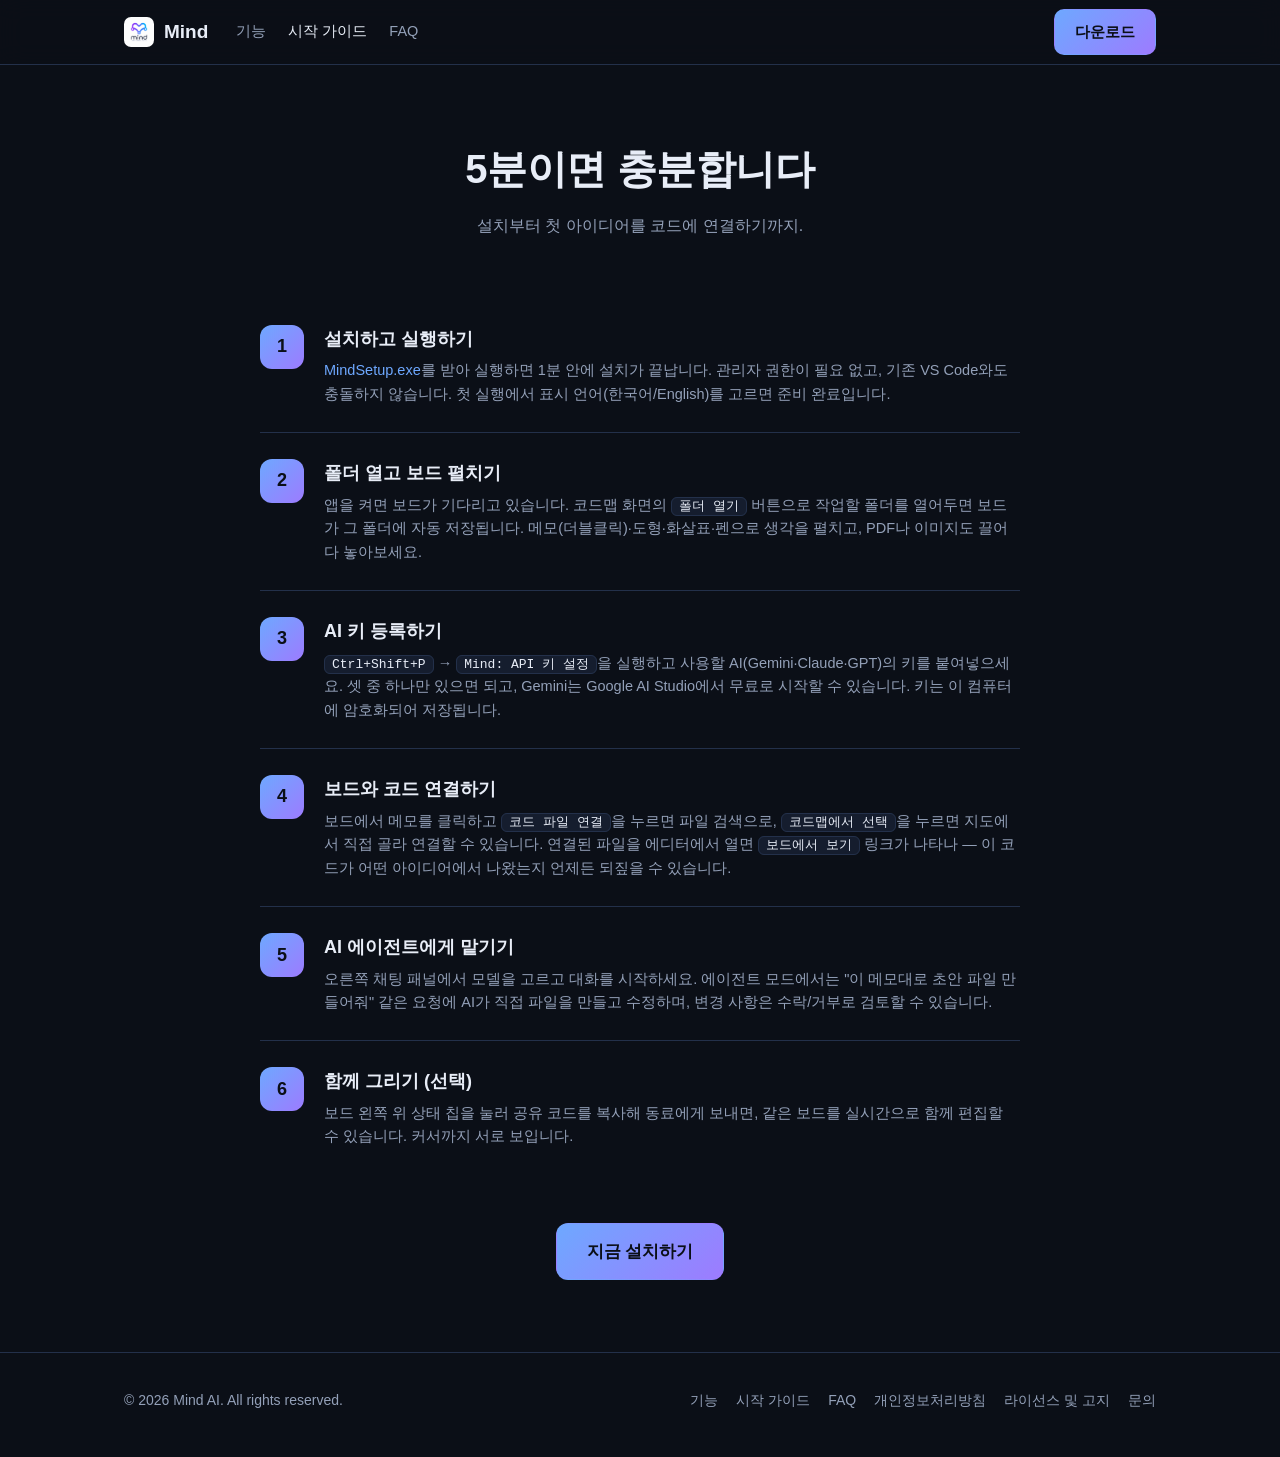
<file: guide.html>
<!doctype html>
<html lang="ko">
<head>
  <meta charset="utf-8" />
  <meta name="viewport" content="width=device-width, initial-scale=1.0" />
  <title>시작 가이드 — Mind</title>
  <meta name="description" content="설치부터 첫 보드, API 키 설정, 보드와 코드 연결까지 — 5분이면 충분합니다." />
  <link rel="icon" href="assets/logo.png" />
  <link rel="stylesheet" href="style.css" />
</head>
<body>

<nav>
  <div class="container nav-inner">
    <a class="brand" href="index.html"><img src="assets/logo.png" alt="Mind" /><span>Mind</span></a>
    <div class="nav-links">
      <a href="features.html">기능</a>
      <a href="guide.html" style="color:var(--text)">시작 가이드</a>
      <a href="faq.html">FAQ</a>
    </div>
    <div class="nav-spacer"></div>
    <a class="btn btn-primary" href="download.html">다운로드</a>
  </div>
</nav>

<header class="page-hero">
  <div class="container">
    <h1>5분이면 충분합니다</h1>
    <p>설치부터 첫 아이디어를 코드에 연결하기까지.</p>
  </div>
</header>

<div class="container" style="padding-bottom: 72px">
  <div class="steps">

    <div class="step">
      <div class="num"></div>
      <div>
        <h3>설치하고 실행하기</h3>
        <p><a href="download.html" style="color:var(--accent)">MindSetup.exe</a>를 받아 실행하면 1분 안에 설치가 끝납니다.
        관리자 권한이 필요 없고, 기존 VS Code와도 충돌하지 않습니다.
        첫 실행에서 표시 언어(한국어/English)를 고르면 준비 완료입니다.</p>
      </div>
    </div>

    <div class="step">
      <div class="num"></div>
      <div>
        <h3>폴더 열고 보드 펼치기</h3>
        <p>앱을 켜면 보드가 기다리고 있습니다. 코드맵 화면의 <code>폴더 열기</code> 버튼으로
        작업할 폴더를 열어두면 보드가 그 폴더에 자동 저장됩니다.
        메모(더블클릭)·도형·화살표·펜으로 생각을 펼치고, PDF나 이미지도 끌어다 놓아보세요.</p>
      </div>
    </div>

    <div class="step">
      <div class="num"></div>
      <div>
        <h3>AI 키 등록하기</h3>
        <p><span class="kbd">Ctrl+Shift+P</span> → <code>Mind: API 키 설정</code>을 실행하고
        사용할 AI(Gemini·Claude·GPT)의 키를 붙여넣으세요. 셋 중 하나만 있으면 되고,
        Gemini는 Google AI Studio에서 무료로 시작할 수 있습니다.
        키는 이 컴퓨터에 암호화되어 저장됩니다.</p>
      </div>
    </div>

    <div class="step">
      <div class="num"></div>
      <div>
        <h3>보드와 코드 연결하기</h3>
        <p>보드에서 메모를 클릭하고 <code>코드 파일 연결</code>을 누르면 파일 검색으로,
        <code>코드맵에서 선택</code>을 누르면 지도에서 직접 골라 연결할 수 있습니다.
        연결된 파일을 에디터에서 열면 <code>보드에서 보기</code> 링크가 나타나 —
        이 코드가 어떤 아이디어에서 나왔는지 언제든 되짚을 수 있습니다.</p>
      </div>
    </div>

    <div class="step">
      <div class="num"></div>
      <div>
        <h3>AI 에이전트에게 맡기기</h3>
        <p>오른쪽 채팅 패널에서 모델을 고르고 대화를 시작하세요.
        에이전트 모드에서는 "이 메모대로 초안 파일 만들어줘" 같은 요청에
        AI가 직접 파일을 만들고 수정하며, 변경 사항은 수락/거부로 검토할 수 있습니다.</p>
      </div>
    </div>

    <div class="step">
      <div class="num"></div>
      <div>
        <h3>함께 그리기 (선택)</h3>
        <p>보드 왼쪽 위 상태 칩을 눌러 공유 코드를 복사해 동료에게 보내면,
        같은 보드를 실시간으로 함께 편집할 수 있습니다. 커서까지 서로 보입니다.</p>
      </div>
    </div>

  </div>

  <div style="text-align:center; margin-top: 48px">
    <a class="btn btn-primary btn-lg" href="download.html">지금 설치하기</a>
  </div>
</div>

<footer>
  <div class="container foot-inner">
    <span>© 2026 Mind AI. All rights reserved.</span>
    <div class="foot-links">
      <a href="features.html">기능</a>
      <a href="guide.html">시작 가이드</a>
      <a href="faq.html">FAQ</a>
      <a href="privacy.html">개인정보처리방침</a>
      <a href="notices.html">라이선스 및 고지</a>
      <a href="mailto:kehddus0303@gmail.com">문의</a>
    </div>
  </div>
</footer>
</body>
</html>
</file>
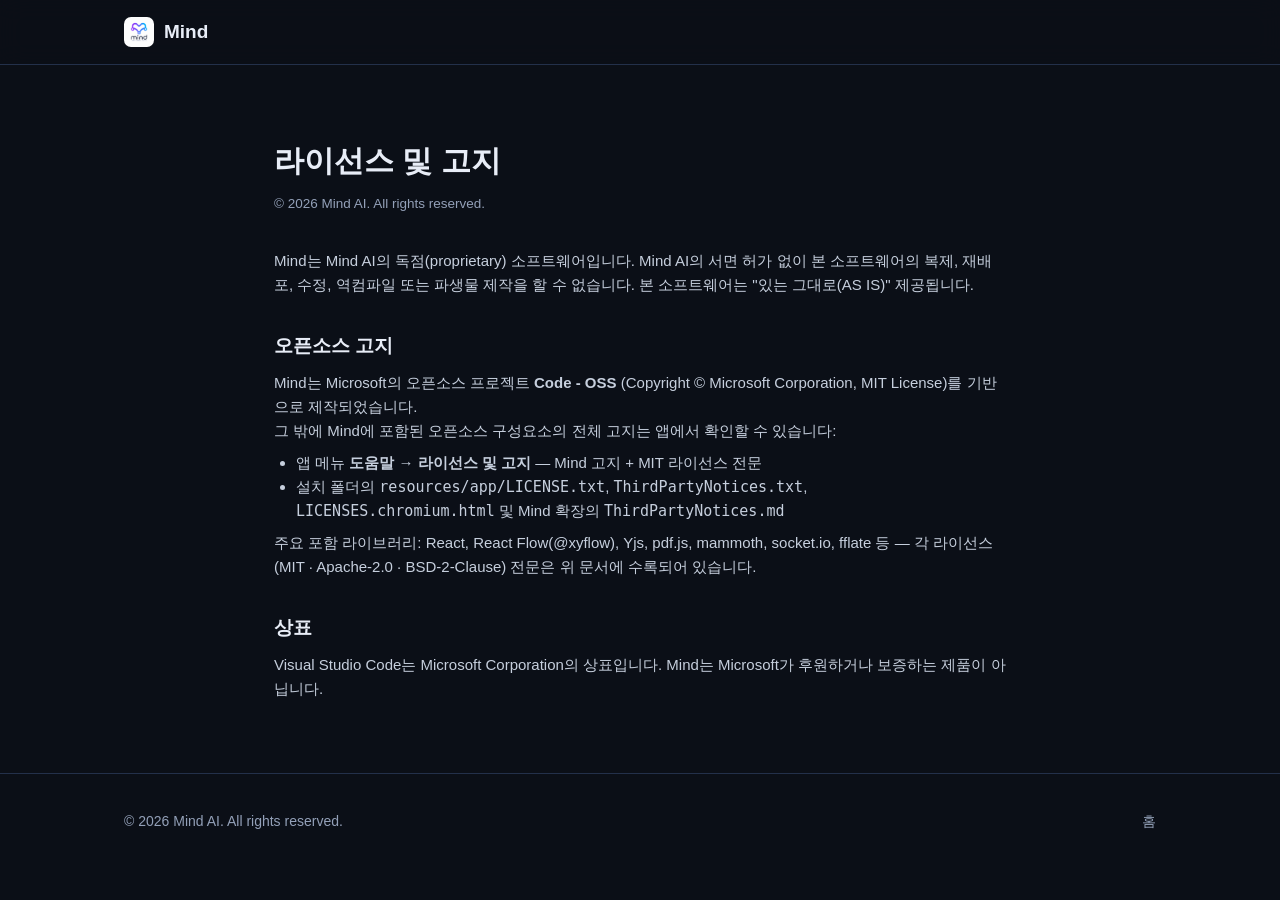
<file: notices.html>
<!doctype html>
<html lang="ko">
<head>
  <meta charset="utf-8" />
  <meta name="viewport" content="width=device-width, initial-scale=1.0" />
  <title>라이선스 및 고지 — Mind</title>
  <link rel="icon" href="assets/logo.png" />
  <link rel="stylesheet" href="style.css" />
</head>
<body>
<nav>
  <div class="container nav-inner">
    <a class="brand" href="index.html"><img src="assets/logo.png" alt="Mind" /><span>Mind</span></a>
  </div>
</nav>
<main class="legal">
  <h1>라이선스 및 고지</h1>
  <div class="updated">© 2026 Mind AI. All rights reserved.</div>

  <p>Mind는 Mind AI의 독점(proprietary) 소프트웨어입니다. Mind AI의 서면 허가 없이
  본 소프트웨어의 복제, 재배포, 수정, 역컴파일 또는 파생물 제작을 할 수 없습니다.
  본 소프트웨어는 "있는 그대로(AS IS)" 제공됩니다.</p>

  <h2>오픈소스 고지</h2>
  <p>Mind는 Microsoft의 오픈소스 프로젝트 <b>Code - OSS</b>
  (Copyright © Microsoft Corporation, MIT License)를 기반으로 제작되었습니다.</p>
  <p>그 밖에 Mind에 포함된 오픈소스 구성요소의 전체 고지는 앱에서 확인할 수 있습니다:</p>
  <ul>
    <li>앱 메뉴 <b>도움말 → 라이선스 및 고지</b> — Mind 고지 + MIT 라이선스 전문</li>
    <li>설치 폴더의 <code>resources/app/LICENSE.txt</code>, <code>ThirdPartyNotices.txt</code>,
      <code>LICENSES.chromium.html</code> 및 Mind 확장의 <code>ThirdPartyNotices.md</code></li>
  </ul>
  <p>주요 포함 라이브러리: React, React Flow(@xyflow), Yjs, pdf.js, mammoth,
  socket.io, fflate 등 — 각 라이선스(MIT · Apache-2.0 · BSD-2-Clause) 전문은 위 문서에 수록되어 있습니다.</p>

  <h2>상표</h2>
  <p>Visual Studio Code는 Microsoft Corporation의 상표입니다.
  Mind는 Microsoft가 후원하거나 보증하는 제품이 아닙니다.</p>
</main>
<footer>
  <div class="container foot-inner">
    <span>© 2026 Mind AI. All rights reserved.</span>
    <div class="foot-links"><a href="index.html">홈</a></div>
  </div>
</footer>
</body>
</html>
</file>
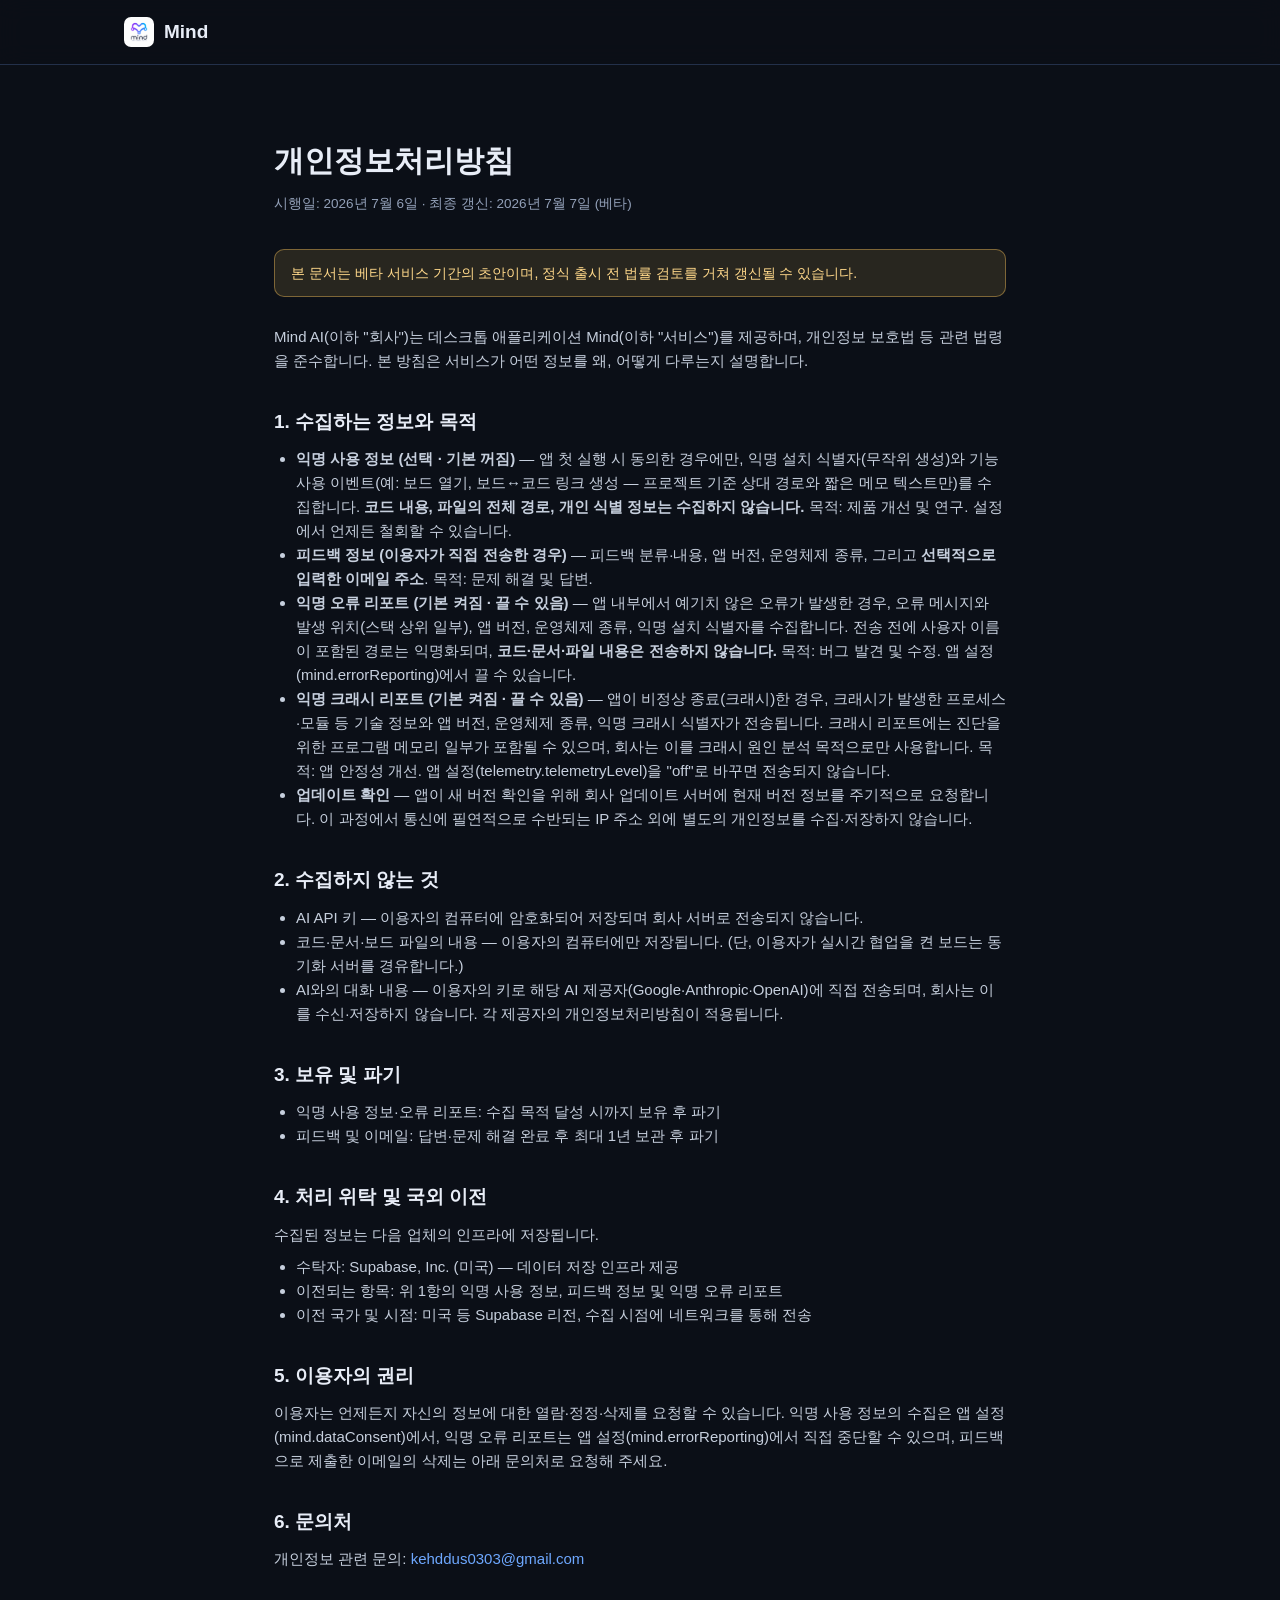
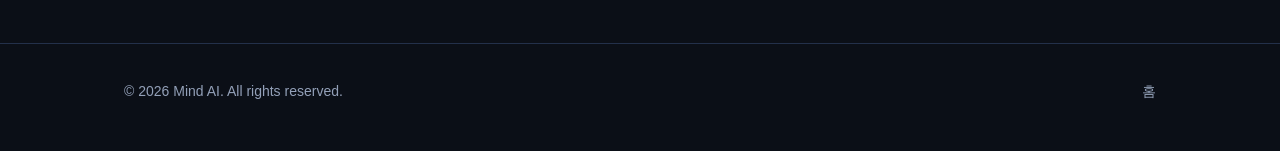
<file: privacy.html>
<!doctype html>
<html lang="ko">
<head>
  <meta charset="utf-8" />
  <meta name="viewport" content="width=device-width, initial-scale=1.0" />
  <title>개인정보처리방침 — Mind</title>
  <link rel="icon" href="assets/logo.png" />
  <link rel="stylesheet" href="style.css" />
</head>
<body>
<nav>
  <div class="container nav-inner">
    <a class="brand" href="index.html"><img src="assets/logo.png" alt="Mind" /><span>Mind</span></a>
  </div>
</nav>
<main class="legal">
  <h1>개인정보처리방침</h1>
  <div class="updated">시행일: 2026년 7월 6일 · 최종 갱신: 2026년 7월 7일 (베타)</div>
  <div class="draft">본 문서는 베타 서비스 기간의 초안이며, 정식 출시 전 법률 검토를 거쳐 갱신될 수 있습니다.</div>

  <p>Mind AI(이하 "회사")는 데스크톱 애플리케이션 Mind(이하 "서비스")를 제공하며,
  개인정보 보호법 등 관련 법령을 준수합니다. 본 방침은 서비스가 어떤 정보를 왜,
  어떻게 다루는지 설명합니다.</p>

  <h2>1. 수집하는 정보와 목적</h2>
  <ul>
    <li><b>익명 사용 정보 (선택 · 기본 꺼짐)</b> — 앱 첫 실행 시 동의한 경우에만,
      익명 설치 식별자(무작위 생성)와 기능 사용 이벤트(예: 보드 열기, 보드↔코드 링크 생성 —
      프로젝트 기준 상대 경로와 짧은 메모 텍스트만)를 수집합니다.
      <b>코드 내용, 파일의 전체 경로, 개인 식별 정보는 수집하지 않습니다.</b>
      목적: 제품 개선 및 연구. 설정에서 언제든 철회할 수 있습니다.</li>
    <li><b>피드백 정보 (이용자가 직접 전송한 경우)</b> — 피드백 분류·내용,
      앱 버전, 운영체제 종류, 그리고 <b>선택적으로 입력한 이메일 주소</b>.
      목적: 문제 해결 및 답변.</li>
    <li><b>익명 오류 리포트 (기본 켜짐 · 끌 수 있음)</b> — 앱 내부에서 예기치 않은
      오류가 발생한 경우, 오류 메시지와 발생 위치(스택 상위 일부), 앱 버전,
      운영체제 종류, 익명 설치 식별자를 수집합니다. 전송 전에 사용자 이름이 포함된
      경로는 익명화되며, <b>코드·문서·파일 내용은 전송하지 않습니다.</b>
      목적: 버그 발견 및 수정. 앱 설정(mind.errorReporting)에서 끌 수 있습니다.</li>
    <li><b>익명 크래시 리포트 (기본 켜짐 · 끌 수 있음)</b> — 앱이 비정상 종료(크래시)한
      경우, 크래시가 발생한 프로세스·모듈 등 기술 정보와 앱 버전, 운영체제 종류,
      익명 크래시 식별자가 전송됩니다. 크래시 리포트에는 진단을 위한 프로그램
      메모리 일부가 포함될 수 있으며, 회사는 이를 크래시 원인 분석 목적으로만
      사용합니다. 목적: 앱 안정성 개선. 앱 설정(telemetry.telemetryLevel)을
      "off"로 바꾸면 전송되지 않습니다.</li>
    <li><b>업데이트 확인</b> — 앱이 새 버전 확인을 위해 회사 업데이트 서버에
      현재 버전 정보를 주기적으로 요청합니다. 이 과정에서 통신에 필연적으로
      수반되는 IP 주소 외에 별도의 개인정보를 수집·저장하지 않습니다.</li>
  </ul>

  <h2>2. 수집하지 않는 것</h2>
  <ul>
    <li>AI API 키 — 이용자의 컴퓨터에 암호화되어 저장되며 회사 서버로 전송되지 않습니다.</li>
    <li>코드·문서·보드 파일의 내용 — 이용자의 컴퓨터에만 저장됩니다.
      (단, 이용자가 실시간 협업을 켠 보드는 동기화 서버를 경유합니다.)</li>
    <li>AI와의 대화 내용 — 이용자의 키로 해당 AI 제공자(Google·Anthropic·OpenAI)에
      직접 전송되며, 회사는 이를 수신·저장하지 않습니다. 각 제공자의 개인정보처리방침이 적용됩니다.</li>
  </ul>

  <h2>3. 보유 및 파기</h2>
  <ul>
    <li>익명 사용 정보·오류 리포트: 수집 목적 달성 시까지 보유 후 파기</li>
    <li>피드백 및 이메일: 답변·문제 해결 완료 후 최대 1년 보관 후 파기</li>
  </ul>

  <h2>4. 처리 위탁 및 국외 이전</h2>
  <p>수집된 정보는 다음 업체의 인프라에 저장됩니다.</p>
  <ul>
    <li>수탁자: Supabase, Inc. (미국) — 데이터 저장 인프라 제공</li>
    <li>이전되는 항목: 위 1항의 익명 사용 정보, 피드백 정보 및 익명 오류 리포트</li>
    <li>이전 국가 및 시점: 미국 등 Supabase 리전, 수집 시점에 네트워크를 통해 전송</li>
  </ul>

  <h2>5. 이용자의 권리</h2>
  <p>이용자는 언제든지 자신의 정보에 대한 열람·정정·삭제를 요청할 수 있습니다.
  익명 사용 정보의 수집은 앱 설정(mind.dataConsent)에서, 익명 오류 리포트는
  앱 설정(mind.errorReporting)에서 직접 중단할 수 있으며,
  피드백으로 제출한 이메일의 삭제는 아래 문의처로 요청해 주세요.</p>

  <h2>6. 문의처</h2>
  <p>개인정보 관련 문의: <a href="mailto:kehddus0303@gmail.com" style="color: var(--accent)">kehddus0303@gmail.com</a></p>
</main>
<footer>
  <div class="container foot-inner">
    <span>© 2026 Mind AI. All rights reserved.</span>
    <div class="foot-links"><a href="index.html">홈</a></div>
  </div>
</footer>
</body>
</html>
</file>
<file: style.css>
/* Mind AI landing — dark, product-first */
:root {
  --bg: #0b0f17;
  --bg-2: #111726;
  --panel: #151d2e;
  --line: #23304a;
  --text: #e8edf7;
  --muted: #93a0b8;
  --accent: #6ea8ff;
  --accent-2: #9d7bff;
  --radius: 14px;
}
* { margin: 0; padding: 0; box-sizing: border-box; }
html { scroll-behavior: smooth; }
body {
  background: var(--bg);
  color: var(--text);
  font-family: "Pretendard", -apple-system, BlinkMacSystemFont, "Segoe UI", "Malgun Gothic", sans-serif;
  line-height: 1.6;
}
a { color: inherit; text-decoration: none; }
.container { max-width: 1080px; margin: 0 auto; padding: 0 24px; }

/* nav */
nav {
  position: sticky; top: 0; z-index: 50;
  backdrop-filter: blur(12px);
  background: rgba(11, 15, 23, 0.82);
  border-bottom: 1px solid var(--line);
}
.nav-inner { display: flex; align-items: center; gap: 28px; height: 64px; }
.brand { display: flex; align-items: center; gap: 10px; font-weight: 800; font-size: 19px; }
.brand img { width: 30px; height: 30px; border-radius: 7px; }
.nav-links { display: flex; gap: 22px; font-size: 14.5px; color: var(--muted); }
.nav-links a:hover { color: var(--text); }
.nav-spacer { margin-left: auto; }
.lang-btn {
  background: transparent; color: var(--muted); border: 1px solid var(--line);
  border-radius: 8px; padding: 5px 11px; font-size: 13px; cursor: pointer;
}
.lang-btn:hover { color: var(--text); }
.btn {
  display: inline-block; font-weight: 700; border-radius: 10px; cursor: pointer;
  padding: 10px 20px; font-size: 15px; border: 1px solid transparent;
}
.btn-primary {
  background: linear-gradient(135deg, var(--accent), var(--accent-2));
  color: #0b0f17;
}
.btn-primary:hover { filter: brightness(1.1); }
.btn-ghost { border-color: var(--line); color: var(--text); }
.btn-ghost:hover { border-color: var(--accent); }
.btn-lg { padding: 14px 30px; font-size: 17px; border-radius: 12px; }

/* hero */
.hero { padding: 92px 0 40px; text-align: center; position: relative; overflow: hidden; }
.hero::before {
  content: ""; position: absolute; inset: -40% -20% auto; height: 90%;
  background: radial-gradient(ellipse at 50% 0%, rgba(110,168,255,0.16), transparent 60%);
  pointer-events: none;
}
.hero h1 { font-size: clamp(34px, 6vw, 58px); font-weight: 900; line-height: 1.22; letter-spacing: -0.02em; }
.hero h1 .grad {
  background: linear-gradient(120deg, var(--accent), var(--accent-2));
  -webkit-background-clip: text; background-clip: text; color: transparent;
}
.hero p.sub { margin: 22px auto 0; max-width: 640px; color: var(--muted); font-size: clamp(16px, 2.2vw, 19px); }
.hero .cta { margin-top: 36px; display: flex; gap: 14px; justify-content: center; flex-wrap: wrap; }
.hero .cta .note { width: 100%; color: var(--muted); font-size: 13px; margin-top: 10px; }
.shot-frame {
  margin: 56px auto 0; max-width: 1020px; border-radius: var(--radius);
  border: 1px solid var(--line); overflow: hidden;
  box-shadow: 0 30px 80px rgba(0, 0, 0, 0.55);
  background: var(--panel);
}
.shot-frame img { display: block; width: 100%; }

/* sections */
section { padding: 88px 0; }
.section-title { text-align: center; font-size: clamp(26px, 4vw, 36px); font-weight: 800; letter-spacing: -0.01em; }
.section-sub { text-align: center; color: var(--muted); margin: 12px auto 0; max-width: 560px; }
.features { display: grid; grid-template-columns: repeat(auto-fit, minmax(240px, 1fr)); gap: 18px; margin-top: 48px; }
.card {
  background: var(--bg-2); border: 1px solid var(--line); border-radius: var(--radius);
  padding: 26px 24px;
}
.card .icon { font-size: 30px; }
.card h3 { margin: 14px 0 8px; font-size: 18px; }
.card p { color: var(--muted); font-size: 14.5px; }

.split { display: grid; grid-template-columns: 1fr 1fr; gap: 48px; align-items: center; margin-top: 48px; }
.split .shot-frame { margin: 0; }
.split h3 { font-size: 24px; font-weight: 800; margin-bottom: 12px; }
.split p { color: var(--muted); }
.split ul { margin-top: 14px; color: var(--muted); list-style: none; }
.split li { padding-left: 24px; position: relative; margin-bottom: 8px; }
.split li::before { content: "✓"; position: absolute; left: 0; color: var(--accent); font-weight: 700; }
@media (max-width: 820px) { .split { grid-template-columns: 1fr; } }

/* byok strip */
.byok { background: var(--bg-2); border-top: 1px solid var(--line); border-bottom: 1px solid var(--line); }
.byok-grid { display: grid; grid-template-columns: repeat(auto-fit, minmax(220px, 1fr)); gap: 18px; margin-top: 40px; }

/* download */
#download { text-align: center; }
.dl-box {
  margin: 40px auto 0; max-width: 560px; background: var(--bg-2);
  border: 1px solid var(--line); border-radius: var(--radius); padding: 40px 32px;
}
.dl-box .os { color: var(--muted); font-size: 14px; margin-bottom: 20px; }
.dl-note { color: var(--muted); font-size: 13px; margin-top: 18px; line-height: 1.7; }

/* faq */
.faq { max-width: 720px; margin: 40px auto 0; }
.faq details {
  border: 1px solid var(--line); border-radius: 10px; background: var(--bg-2);
  padding: 16px 20px; margin-bottom: 10px;
}
.faq summary { cursor: pointer; font-weight: 700; font-size: 15.5px; }
.faq details p { color: var(--muted); margin-top: 10px; font-size: 14.5px; }

/* footer */
footer { border-top: 1px solid var(--line); padding: 36px 0 48px; color: var(--muted); font-size: 14px; }
.foot-inner { display: flex; flex-wrap: wrap; gap: 18px; align-items: center; }
.foot-links { display: flex; gap: 18px; margin-left: auto; }
.foot-links a:hover { color: var(--text); }

/* legal pages */
.legal { max-width: 780px; margin: 0 auto; padding: 72px 24px; }
.legal h1 { font-size: 30px; margin-bottom: 8px; }
.legal .updated { color: var(--muted); font-size: 13.5px; margin-bottom: 34px; }
.legal h2 { font-size: 19px; margin: 34px 0 10px; }
.legal p, .legal li { color: #c6cfdd; font-size: 15px; }
.legal ul { padding-left: 22px; margin: 8px 0; }
.legal .draft {
  background: rgba(255, 200, 90, 0.12); border: 1px solid rgba(255, 200, 90, 0.4);
  color: #ffd88a; border-radius: 10px; padding: 12px 16px; font-size: 14px; margin-bottom: 28px;
}

/* svg icons */
.icon-svg { width: 34px; height: 34px; stroke: var(--accent); fill: none; stroke-width: 1.8; stroke-linecap: round; stroke-linejoin: round; }
.card .icon-svg { margin-bottom: 2px; }

/* subpage hero */
.page-hero { padding: 72px 0 20px; text-align: center; }
.page-hero h1 { font-size: clamp(28px, 4.5vw, 40px); font-weight: 900; letter-spacing: -0.01em; }
.page-hero p { color: var(--muted); margin-top: 12px; }

/* guide steps */
.steps { max-width: 760px; margin: 40px auto 0; counter-reset: step; }
.step { display: flex; gap: 20px; padding: 26px 0; border-bottom: 1px solid var(--line); }
.step:last-child { border-bottom: none; }
.step .num {
  counter-increment: step; flex: 0 0 44px; height: 44px; border-radius: 12px;
  background: linear-gradient(135deg, var(--accent), var(--accent-2)); color: #0b0f17;
  display: flex; align-items: center; justify-content: center; font-weight: 800; font-size: 18px;
}
.step .num::before { content: counter(step); }
.step h3 { font-size: 18px; margin-bottom: 6px; }
.step p { color: var(--muted); font-size: 14.5px; }
.step code, .kbd {
  background: var(--panel); border: 1px solid var(--line); border-radius: 6px;
  padding: 1px 7px; font-size: 13px; font-family: Consolas, monospace; color: var(--text);
}

/* feature detail rows */
.detail { display: grid; grid-template-columns: 1fr 1fr; gap: 48px; align-items: center; padding: 56px 0; border-bottom: 1px solid var(--line); }
.detail:last-of-type { border-bottom: none; }
.detail.flip .media { order: -1; }
.detail h2 { font-size: 26px; font-weight: 800; margin-bottom: 12px; }
.detail p { color: var(--muted); }
.detail ul { margin-top: 14px; color: var(--muted); list-style: none; }
.detail li { padding-left: 24px; position: relative; margin-bottom: 8px; }
.detail li::before { content: "·"; position: absolute; left: 8px; color: var(--accent); font-weight: 900; }
.detail .media { border-radius: var(--radius); border: 1px solid var(--line); overflow: hidden; background: var(--panel); box-shadow: 0 16px 48px rgba(0,0,0,.4); }
.detail .media img { display: block; width: 100%; }
.detail .media.textmock { padding: 26px; font-family: Consolas, monospace; font-size: 13.5px; color: var(--muted); line-height: 1.9; }
.detail .media.textmock b { color: var(--text); }
.detail .media.textmock .u { color: var(--accent); }
@media (max-width: 820px) { .detail { grid-template-columns: 1fr; } .detail.flip .media { order: 0; } }
</file>
